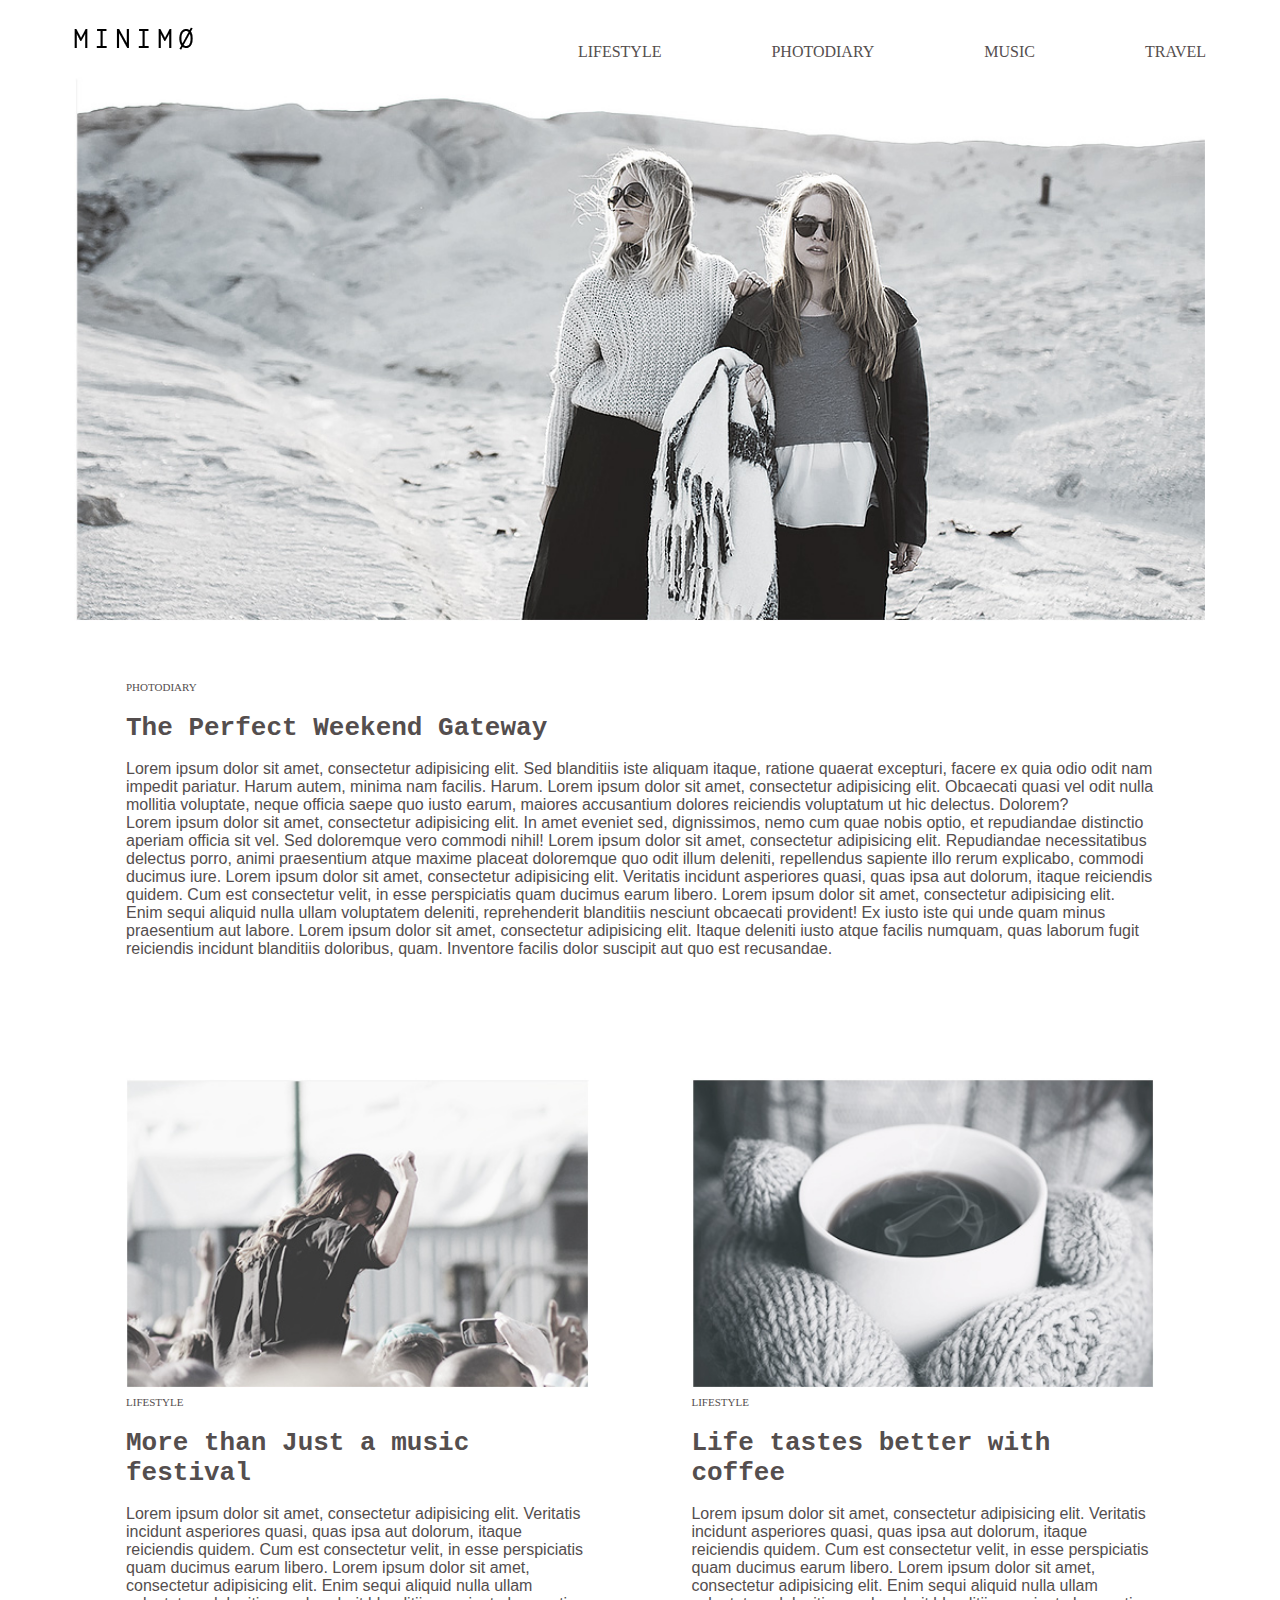
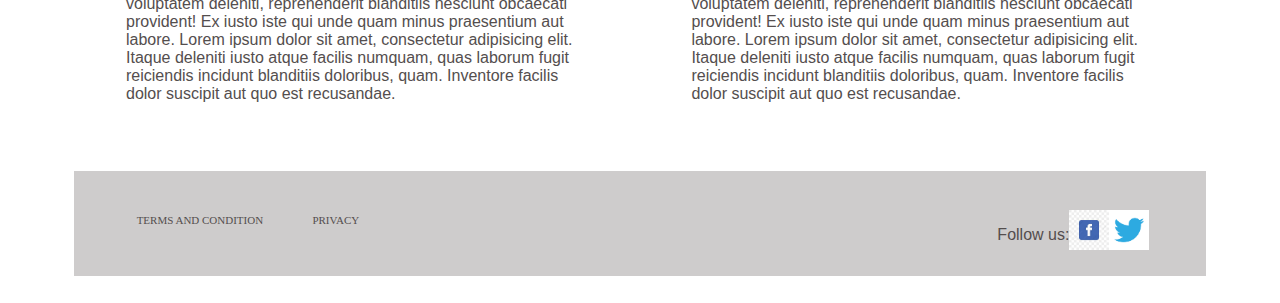
<file: index.html>
<!DOCTYPE html>
<html>

<head>
    <meta charset="utf-8">
    <meta description="">
    <meta keywords="">
    <link rel="icon" href="images/logo.png">
    <link rel="stylesheet" href="css/style.css">
    <title>Minimo</title>
</head>

<body>
    <!-- Header Start -->
    <header>
       <div class="container">
        <div class="logo">

            <a href="index.html"><img src="images/logo.png" alt="logo" title="Minimo"></a>

        </div>
        <nav class="menu">
        <ul>
            <li><a href="lifestyle.html">lifestyle</a></li>
            <li><a href="photodiary.html">photodiary</a></li>
            <li><a href="music.html">music</a></li>
            <li><a href="travel.html">travel</a></li>
        </ul>

        </nav>
       </div>

    </header>
    <!-- Header Ends -->
    
    <!-- Banner Start -->
    <div class="banner">
        <img src="images/banner.jpg" alt="banner">
    </div>
    <!-- Banner End -->
   
    <!-- Contents Start --> 
    <div class="photodiary">
        <a href="photodiary.html">photodiary</a>
        <h1>The Perfect Weekend Gateway</h1>
        <p>Lorem ipsum dolor sit amet, consectetur adipisicing elit. Sed blanditiis iste aliquam itaque, ratione quaerat excepturi, facere ex quia odio odit nam impedit pariatur. Harum autem, minima nam facilis. Harum. Lorem ipsum dolor sit amet, consectetur adipisicing elit. Obcaecati quasi vel odit nulla mollitia voluptate, neque officia saepe quo iusto earum, maiores accusantium dolores reiciendis voluptatum ut hic delectus. Dolorem?<br>
        Lorem ipsum dolor sit amet, consectetur adipisicing elit. In amet eveniet sed, dignissimos, nemo cum quae nobis optio, et repudiandae distinctio aperiam officia sit vel. Sed doloremque vero commodi nihil!
        Lorem ipsum dolor sit amet, consectetur adipisicing elit. Repudiandae necessitatibus delectus porro, animi praesentium atque maxime placeat doloremque quo odit illum deleniti, repellendus sapiente illo rerum explicabo, commodi ducimus iure. Lorem ipsum dolor sit amet, consectetur adipisicing elit. Veritatis incidunt asperiores quasi, quas ipsa aut dolorum, itaque reiciendis quidem. Cum est consectetur velit, in esse perspiciatis quam ducimus earum libero. Lorem ipsum dolor sit amet, consectetur adipisicing elit. Enim sequi aliquid nulla ullam voluptatem deleniti, reprehenderit blanditiis nesciunt obcaecati provident! Ex iusto iste qui unde quam minus praesentium aut labore. Lorem ipsum dolor sit amet, consectetur adipisicing elit. Itaque deleniti iusto atque facilis numquam, quas laborum fugit reiciendis incidunt blanditiis doloribus, quam. Inventore facilis dolor suscipit aut quo est recusandae. </p>
    </div>
    
    <div class="lifestyle">
        <div class="lifestylechild">
          <img src="images/blog1.jpg" alt="blog1">
          <a href="lifestyle.html">Lifestyle</a>
           <h1>More than Just a music festival</h1>
           <p>Lorem ipsum dolor sit amet, consectetur adipisicing elit. Veritatis incidunt asperiores quasi, quas ipsa aut dolorum, itaque reiciendis quidem. Cum est consectetur velit, in esse perspiciatis quam ducimus earum libero. Lorem ipsum dolor sit amet, consectetur adipisicing elit. Enim sequi aliquid nulla ullam voluptatem deleniti, reprehenderit blanditiis nesciunt obcaecati provident! Ex iusto iste qui unde quam minus praesentium aut labore. Lorem ipsum dolor sit amet, consectetur adipisicing elit. Itaque deleniti iusto atque facilis numquam, quas laborum fugit reiciendis incidunt blanditiis doloribus, quam. Inventore facilis dolor suscipit aut quo est recusandae. </p>
            
        </div>
        
        <div class="lifestylechild">
           <img src="images/blog2.jpg" alt="blog2">
           <a href="lifestyle.html">Lifestyle</a>
            <h1>Life tastes better with coffee</h1>
            <p>Lorem ipsum dolor sit amet, consectetur adipisicing elit. Veritatis incidunt asperiores quasi, quas ipsa aut dolorum, itaque reiciendis quidem. Cum est consectetur velit, in esse perspiciatis quam ducimus earum libero. Lorem ipsum dolor sit amet, consectetur adipisicing elit. Enim sequi aliquid nulla ullam voluptatem deleniti, reprehenderit blanditiis nesciunt obcaecati provident! Ex iusto iste qui unde quam minus praesentium aut labore. Lorem ipsum dolor sit amet, consectetur adipisicing elit. Itaque deleniti iusto atque facilis numquam, quas laborum fugit reiciendis incidunt blanditiis doloribus, quam. Inventore facilis dolor suscipit aut quo est recusandae. </p>
        </div>
    </div>
    
    <!-- Contents End -->
    
    <!-- Footer Start -->
    
    <footer class="kontainer">
        <div class="leftfoot">
            <ul>
               <li><a href="#">Terms and Condition</a></li>
               <li><a href="#">Privacy</a></li>
            </ul>
        </div>
        <div class="rightfoot">
          
           <ul><li><p>Follow us:</p></li>
               <li><a href="#"><img src="images/fb.jpg" alt="FB"></a></li>
               <li><a href="#"><img src="images/twitter.png" alt="TWTR"></a></li>
           </ul>
            
        </div>
        
    </footer>
    
    <!-- Footer End -->
</body>

</html>
</file>
<file: css/style.css>
body {

    padding: 27px;
    margin: 0 47px;
}

header {}

.container {

display: flex;

width: 100%;
}

.logo {

    max-width: 120px;

    flex-basis: 7%;
}

.menu {
    flex-basis: 91%;
}

nav ul {
    display: flex;
    justify-content: flex-end;
}

nav ul li {

    list-style: none;

    padding: 0px 0px 0px 110px;
}

nav ul li a {

    font-style: normal;

    font-size: 16px;

    text-decoration: none;

    text-transform: uppercase;
    

    color: #544e4e;
}

.banner{
    
}



div.banner img{
    width: 100%;
    height: auto;
}

.photodiary{
    padding: 52px;
}

h1{
        font-family: monospace;
    color: #544e4e;
}

p{font-family: sans-serif;color: #544e4e;}

a{
    
font-style: normal;
    
font-size: 11px;
    
text-decoration: none;
    
text-transform: uppercase;
    
color: #544e4e;
}

.lifestyle{
    padding: 52px;
    display: flex;
    justify-content: space-between;
    
}

.lifestylechild{
    flex-basis: 45%;
}


.lifestylechild img{
    width: 100%;
    height: auto;
}

.kontainer{
    display: flex;
    background-color: #cecccc;
    padding: 2% 5% 0 2%;
}

.leftfoot{
    flex-basis: 35%;
}

.leftfoot ul{
    
display: flex;
}

.leftfoot ul li{
    
list-style: none;
    
padding-right: 15%;
}

.leftfoot ul li a{
    
}

.rightfoot{flex-basis: 65%;/* padding-right: 5%; */}

.rightfoot ul{
    
display: flex;
    
justify-content: flex-end;
}

.rightfoot ul li{
    
list-style: none;
}

.rightfoot ul li a img{
    
width: 40px;
}


.rightfoot ul li p{
    
}
</file>
